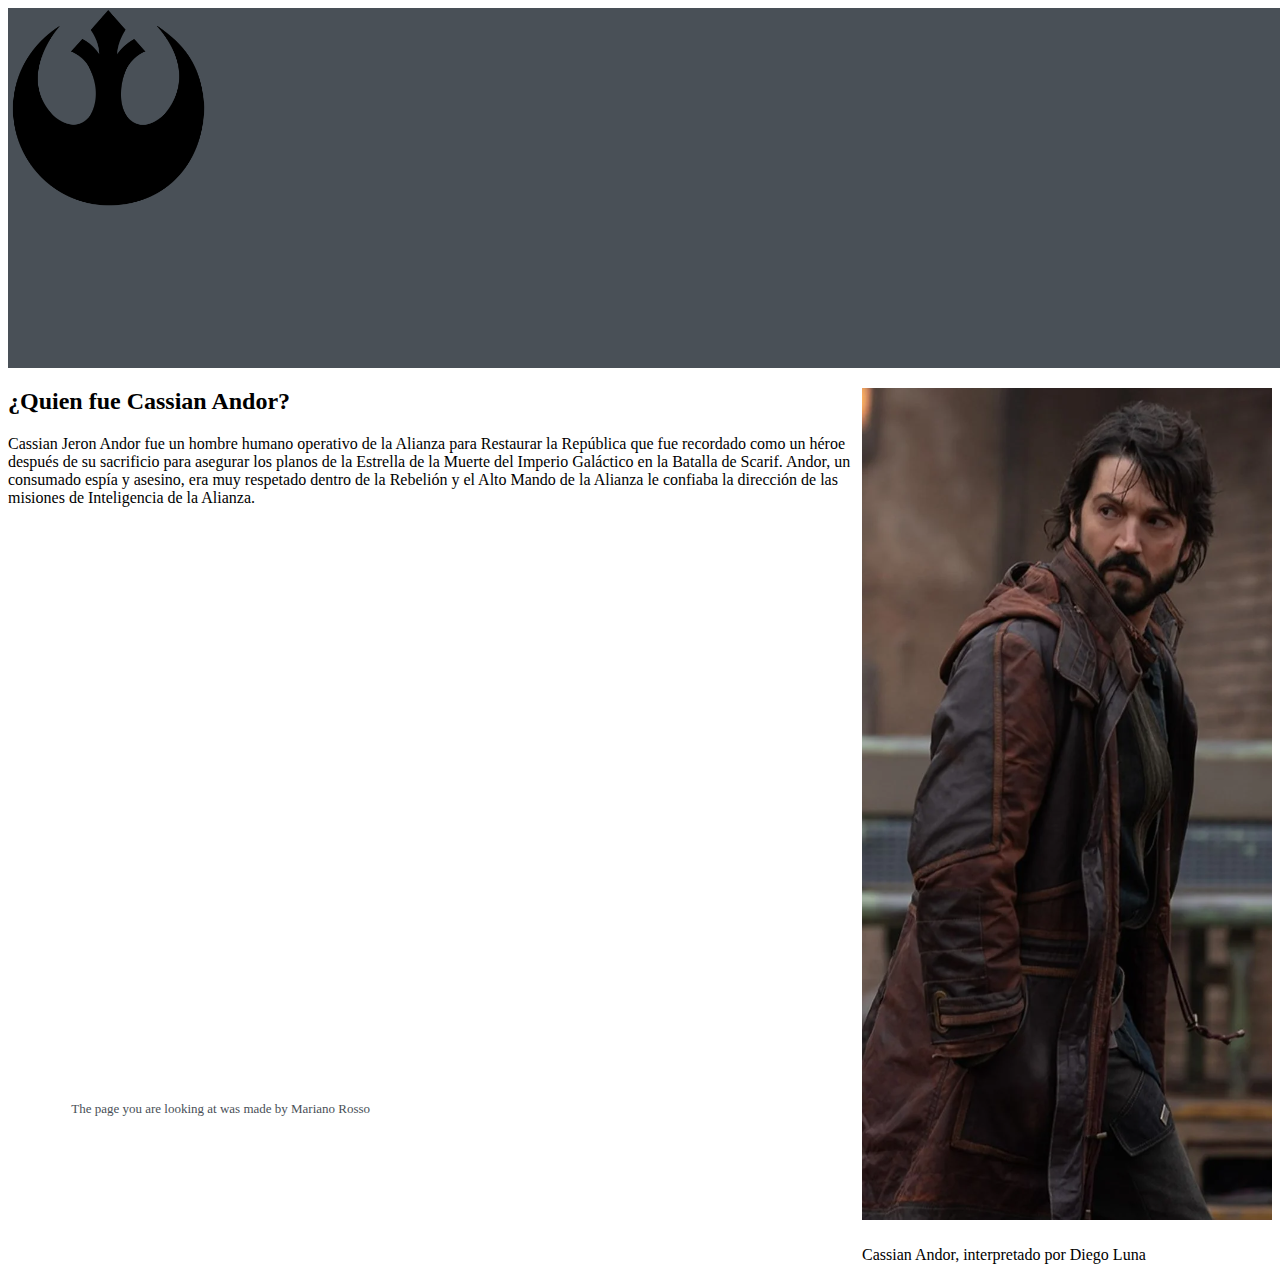
<file: index.html>
<!DOCTYPE html>

<html lang="es">
    
    <head>
        <meta charset="UTF-8">
        <meta name="viewport" content="width=device-width"> 
        <title>Cassian Andor</title>
        <link rel="stylesheet" href="index.css">
    </head>

    <body>
        <header>
                <img src="images/Rebel-Logo.png" width="200vw" height="200vh">
        </header>
                
        <main>
            <section>

                <h2>¿Quien fue Cassian Andor?</h2>
    
                <p>Cassian Jeron Andor fue un hombre humano operativo de la Alianza para Restaurar la República que fue recordado como un héroe después de su sacrificio para asegurar los planos de la Estrella de la Muerte del Imperio Galáctico en la Batalla de Scarif. Andor, un consumado espía y asesino, era muy respetado dentro de la Rebelión y el Alto Mando de la Alianza le confiaba la dirección de las misiones de Inteligencia de la Alianza.</p>
    
            </section>

            <section>

                <h2><img src="images/Cassian-Andor.png"></h2>
    
                <p>Cassian Andor, interpretado por Diego Luna</p>
    
            </section>
            
            
        </main>
        
        <footer>
            <p>The page you are looking at was made by Mariano Rosso</p>
        </footer>
        
    </body>
</html>
</file>
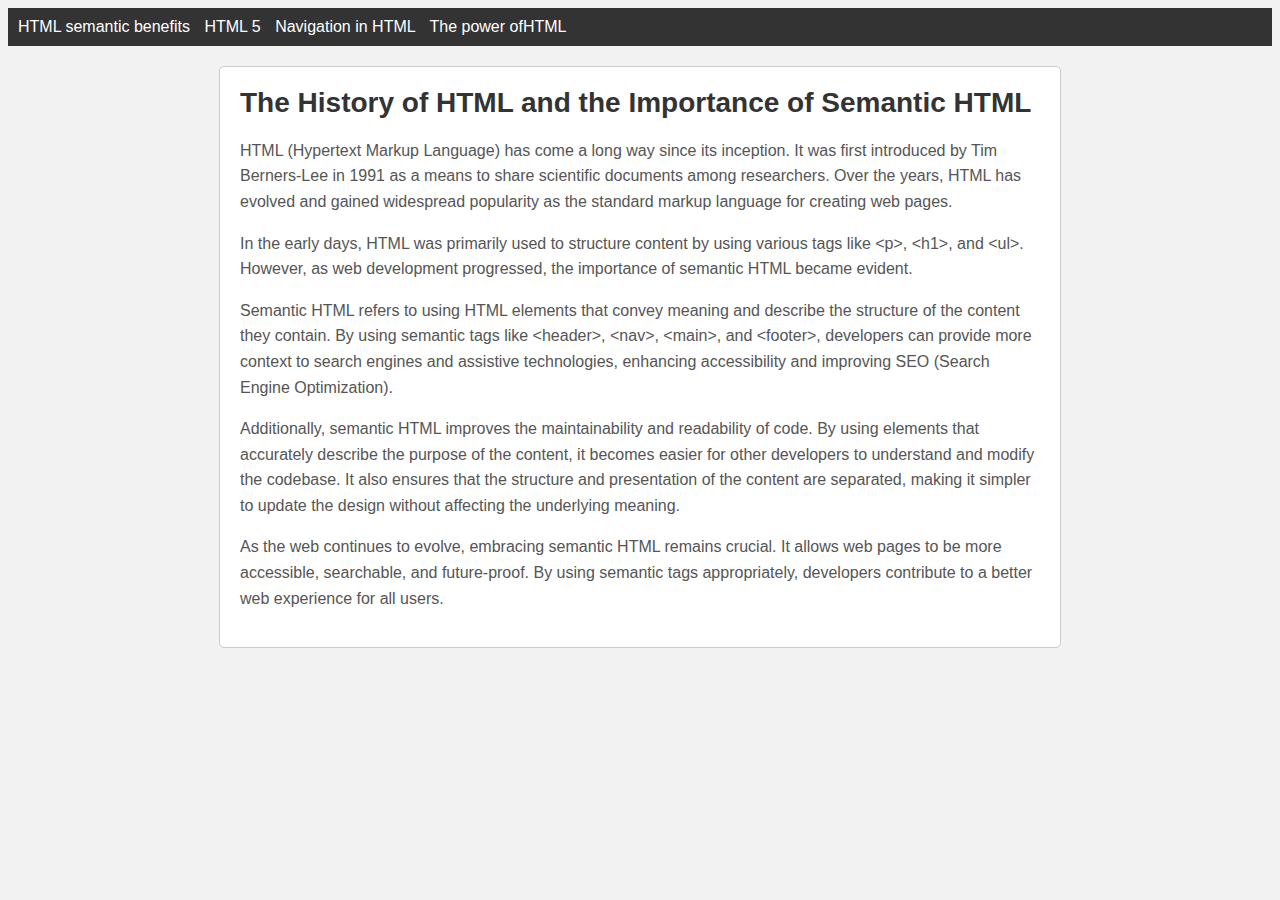
<file: lesson/html/index.html>
<!DOCTYPE html PUBLIC "-//W3C//DTD HTML 4.01//EN">
<html>
  <head>
    <title>History of HTML and the Importance of Semantic HTML</title>
  </head>
  <body style="background-color: #f2f2f2; font-family: Arial, sans-serif">
    <div style="background-color: #333; padding: 10px; margin-bottom: 20px">
      <ul style="list-style-type: none; margin: 0; padding: 0">
        <li style="display: inline; margin-right: 10px">
          <a
            href="benefits-semantic.html"
            style="color: #fff; text-decoration: none"
            >HTML semantic benefits</a
          >
        </li>
        <li style="display: inline; margin-right: 10px">
          <a href="html5.html" style="color: #fff; text-decoration: none"
            >HTML 5</a
          >
        </li>
        <li style="display: inline; margin-right: 10px">
          <a href="nested/index.html" style="color: #fff; text-decoration: none"
            >Navigation in HTML</a
          >
        </li>
        <li style="display: inline; margin-right: 10px">
          <a href="html-power.html" style="color: #fff; text-decoration: none"
            >The power ofHTML</a
          >
        </li>
      </ul>
    </div>
    <div
      style="
        background-color: #fff;
        border: 1px solid #ccc;
        border-radius: 5px;
        padding: 20px;
        margin: 0 auto;
        max-width: 800px;
      "
    >
      <h1 style="font-size: 28px; color: #333; margin-top: 0">
        The History of HTML and the Importance of Semantic HTML
      </h1>
      <p style="font-size: 16px; line-height: 1.6; color: #555">
        HTML (Hypertext Markup Language) has come a long way since its
        inception. It was first introduced by Tim Berners-Lee in 1991 as a means
        to share scientific documents among researchers. Over the years, HTML
        has evolved and gained widespread popularity as the standard markup
        language for creating web pages.
      </p>
      <p style="font-size: 16px; line-height: 1.6; color: #555">
        In the early days, HTML was primarily used to structure content by using
        various tags like &lt;p&gt;, &lt;h1&gt;, and &lt;ul&gt;. However, as web
        development progressed, the importance of semantic HTML became evident.
      </p>
      <p style="font-size: 16px; line-height: 1.6; color: #555">
        Semantic HTML refers to using HTML elements that convey meaning and
        describe the structure of the content they contain. By using semantic
        tags like &lt;header&gt;, &lt;nav&gt;, &lt;main&gt;, and &lt;footer&gt;,
        developers can provide more context to search engines and assistive
        technologies, enhancing accessibility and improving SEO (Search Engine
        Optimization).
      </p>
      <p style="font-size: 16px; line-height: 1.6; color: #555">
        Additionally, semantic HTML improves the maintainability and readability
        of code. By using elements that accurately describe the purpose of the
        content, it becomes easier for other developers to understand and modify
        the codebase. It also ensures that the structure and presentation of the
        content are separated, making it simpler to update the design without
        affecting the underlying meaning.
      </p>
      <p style="font-size: 16px; line-height: 1.6; color: #555">
        As the web continues to evolve, embracing semantic HTML remains crucial.
        It allows web pages to be more accessible, searchable, and future-proof.
        By using semantic tags appropriately, developers contribute to a better
        web experience for all users.
      </p>
    </div>
  </body>
</html>
</file>
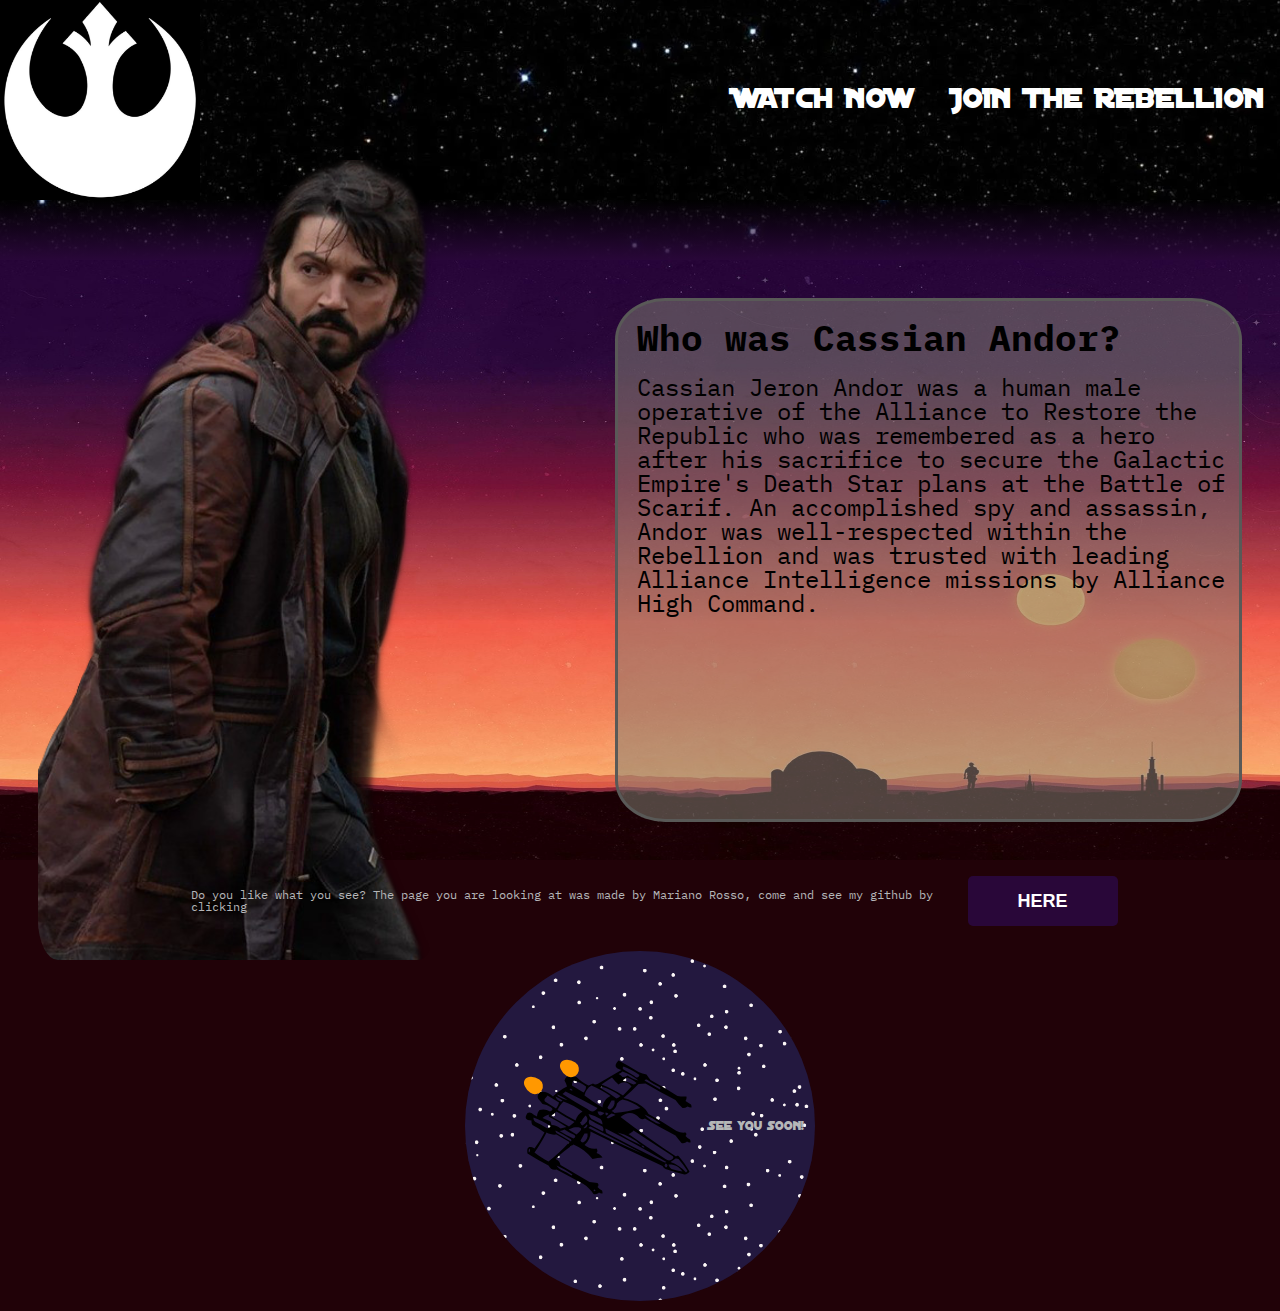
<file: Mariano Rosso/html/index.html>
<!DOCTYPE html>

<html lang="es">
  <head>
    <meta charset="UTF-8" />
    <meta name="viewport" content="width=device-width" />
    <title>Cassian Andor</title>
    <link rel="icon" href="images/Rebel-Logo-Black.png" />
    <link rel="stylesheet" href="reset.css" />
    <link rel="stylesheet" href="index.css" />
    <link
      href="https://fonts.googleapis.com/css2?family=IBM+Plex+Mono&family=Inter&display=swap"
      rel="stylesheet"
    />
  </head>

  <body>
    <header>
      <img src="images/Rebel-Logo.jpg" alt="Rebel alliance logo" />
      <nav>
        <ul>
          <li>
            <a href="https://www.youtube.com/watch?v=j5UX1Adanis">Watch Now</a>
          </li>
          <li>
            <a href="https://www.starwars.com/databank/rebel-alliance"
              >Join The Rebellion</a
            >
          </li>
        </ul>
      </nav>
    </header>

    <div class="divider"></div>

    <main>
      <section class="img-Section">
        <img src="images/Cassian-Andor-2.PNG" alt="Cassian Andor" />
      </section>
      <section class="desc-Section">
        <h2>Who was Cassian Andor?</h2>

        <p>
          Cassian Jeron Andor was a human male operative of the Alliance to
          Restore the Republic who was remembered as a hero after his sacrifice
          to secure the Galactic Empire's Death Star plans at the Battle of
          Scarif. An accomplished spy and assassin, Andor was well-respected
          within the Rebellion and was trusted with leading Alliance
          Intelligence missions by Alliance High Command.
        </p>
      </section>
    </main>

    <footer>
      <section>
        <p id="dataText">
          Do you like what you see? The page you are looking at was made by
          Mariano Rosso, come and see my github by clicking
        </p>
        <form action="https://github.com/Nano26?tab=repositories">
          <input type="submit" value="HERE" id="linkButton" />
        </form>
      </section>
      <div class="container">
        <div class="cover">
          <div class="shootingStars">
            <div class="propulsion2__fire"></div>
            <div class="propulsion1__fire"></div>
            <img
              class="x-wing"
              src="images/x-wing.svg"
              alt="x-wing flying the skies"
            />
            <p style="font-family: DistantGalaxy;">See you soon!</p>
          </div>
        </div>
      </div>
    </footer>
  </body>
</html>
</file>
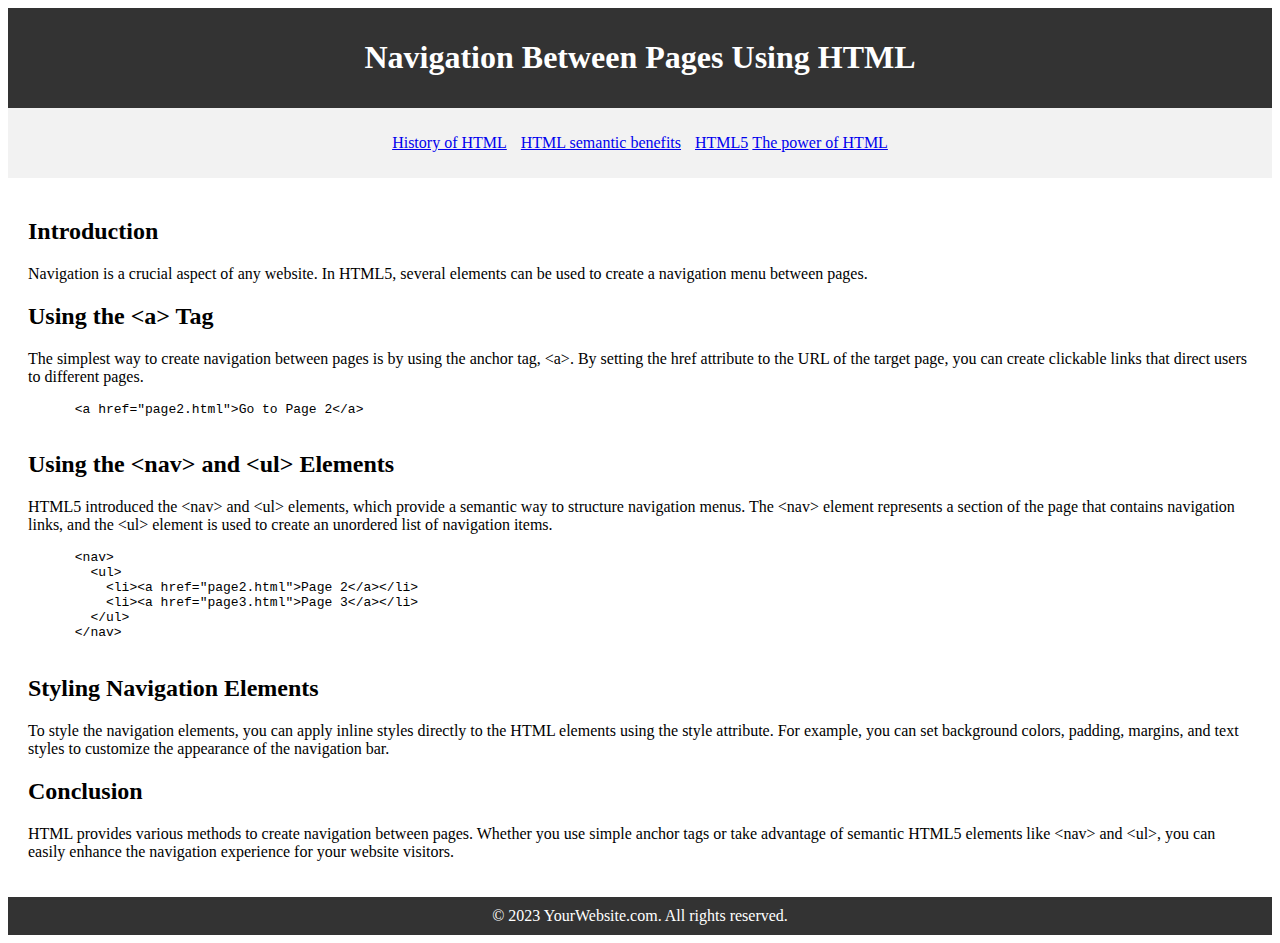
<file: lesson/html/nested/index.html>
<!DOCTYPE html>
<html lang="en">
  <head>
    <meta charset="UTF-8" />
    <meta name="viewport" content="width=device-width, initial-scale=1.0" />
    <title>Navigation Between Pages Using HTML</title>
  </head>
  <body>
    <header style="background-color: #333; color: #fff; padding: 10px">
      <h1 style="text-align: center">Navigation Between Pages Using HTML</h1>
    </header>

    <nav style="background-color: #f2f2f2; padding: 10px">
      <ul style="list-style-type: none; padding: 0; text-align: center">
        <li style="display: inline-block; margin-right: 10px">
          <a href="../index.html">History of HTML</a>
        </li>
        <li style="display: inline-block; margin-right: 10px">
          <a href="../benefits-semantic.html">HTML semantic benefits</a>
        </li>
        <li style="display: inline-block">
          <a href="../html5.html">HTML5</a>
        </li>
        <li style="display: inline-block">
          <a href="../html-power.html">The power of HTML</a>
        </li>
      </ul>
    </nav>

    <main style="padding: 20px">
      <h2>Introduction</h2>
      <p>
        Navigation is a crucial aspect of any website. In HTML5, several
        elements can be used to create a navigation menu between pages.
      </p>

      <h2>Using the &lt;a&gt; Tag</h2>
      <p>
        The simplest way to create navigation between pages is by using the
        anchor tag, &lt;a&gt;. By setting the href attribute to the URL of the
        target page, you can create clickable links that direct users to
        different pages.
      </p>
      <pre>
      &lt;a href="page2.html"&gt;Go to Page 2&lt;/a&gt;
    </pre
      >

      <h2>Using the &lt;nav&gt; and &lt;ul&gt; Elements</h2>
      <p>
        HTML5 introduced the &lt;nav&gt; and &lt;ul&gt; elements, which provide
        a semantic way to structure navigation menus. The &lt;nav&gt; element
        represents a section of the page that contains navigation links, and the
        &lt;ul&gt; element is used to create an unordered list of navigation
        items.
      </p>
      <pre>
      &lt;nav&gt;
        &lt;ul&gt;
          &lt;li&gt;&lt;a href="page2.html"&gt;Page 2&lt;/a&gt;&lt;/li&gt;
          &lt;li&gt;&lt;a href="page3.html"&gt;Page 3&lt;/a&gt;&lt;/li&gt;
        &lt;/ul&gt;
      &lt;/nav&gt;
    </pre
      >

      <h2>Styling Navigation Elements</h2>
      <p>
        To style the navigation elements, you can apply inline styles directly
        to the HTML elements using the style attribute. For example, you can set
        background colors, padding, margins, and text styles to customize the
        appearance of the navigation bar.
      </p>

      <h2>Conclusion</h2>
      <p>
        HTML provides various methods to create navigation between pages.
        Whether you use simple anchor tags or take advantage of semantic HTML5
        elements like &lt;nav&gt; and &lt;ul&gt;, you can easily enhance the
        navigation experience for your website visitors.
      </p>
    </main>

    <footer
      style="
        background-color: #333;
        color: #fff;
        padding: 10px;
        text-align: center;
      "
    >
      &copy; 2023 YourWebsite.com. All rights reserved.
    </footer>
  </body>
</html>
</file>
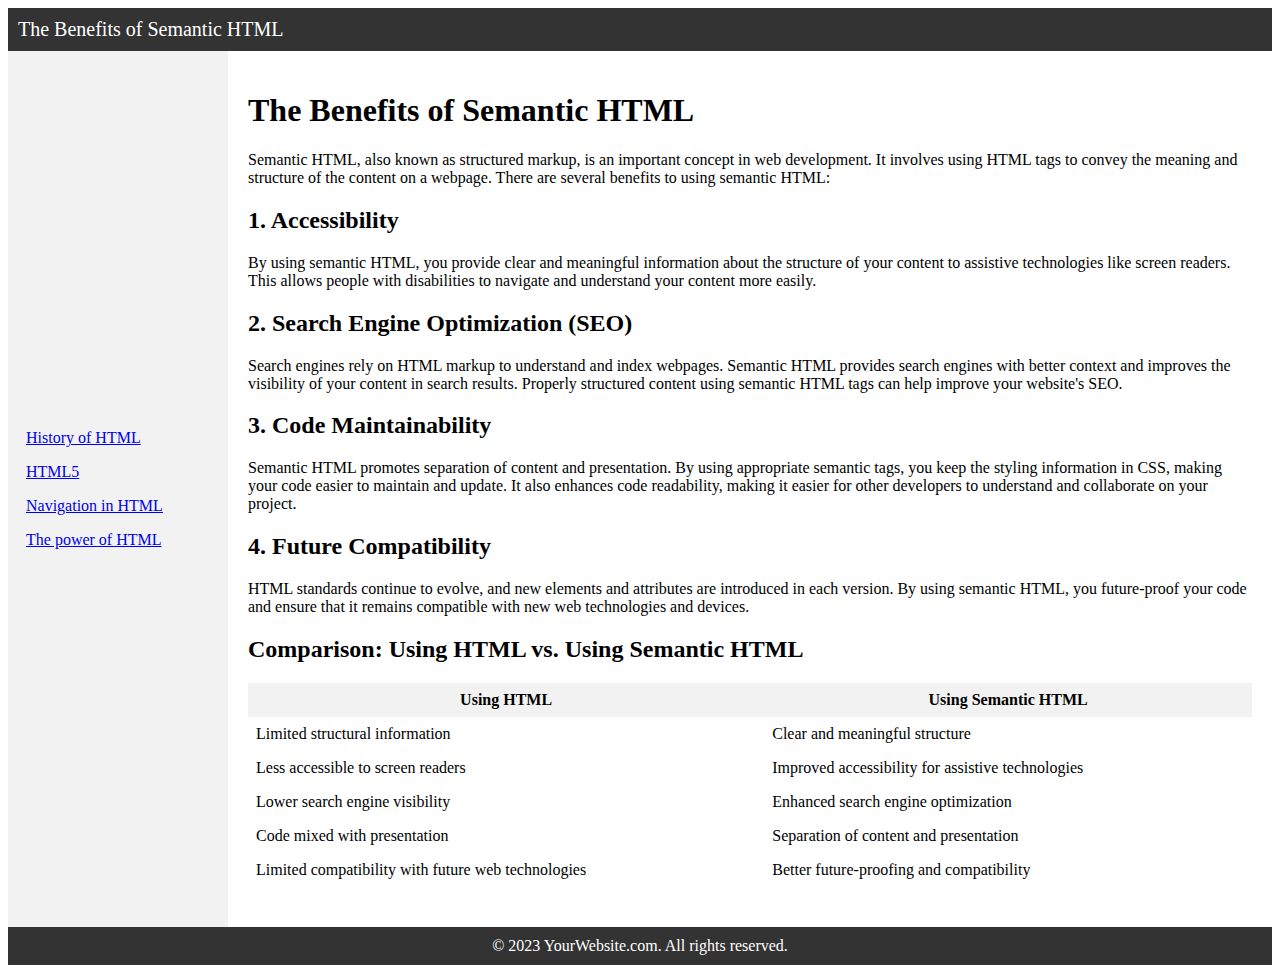
<file: lesson/html/benefits-semantic.html>
<!DOCTYPE html PUBLIC "-//W3C//DTD HTML 4.01//EN">
<html>
  <head>
    <title>The Benefits of Semantic HTML</title>
  </head>
  <body>
    <table style="width: 100%; border-collapse: collapse">
      <tr>
        <td
          colspan="2"
          style="
            background-color: #333;
            color: #fff;
            padding: 10px;
            font-size: 20px;
          "
        >
          The Benefits of Semantic HTML
        </td>
      </tr>
      <tr>
        <td style="width: 200px; background-color: #f2f2f2; padding: 10px">
          <ul style="list-style-type: none; padding: 0">
            <li style="padding: 8px"><a href="index.html">History of HTML</a></li>
            <li style="padding: 8px"><a href="html5.html">HTML5</a></li>
            <li style="padding: 8px"><a href="nested/index.html">Navigation in HTML</a></li>
            <li style="padding: 8px"><a href="html-power.html">The power of HTML</a></li>
          </ul>
        </td>
        <td style="padding: 20px">
          <h1>The Benefits of Semantic HTML</h1>
          <p>
            Semantic HTML, also known as structured markup, is an important
            concept in web development. It involves using HTML tags to convey
            the meaning and structure of the content on a webpage. There are
            several benefits to using semantic HTML:
          </p>
          <h2>1. Accessibility</h2>
          <p>
            By using semantic HTML, you provide clear and meaningful information
            about the structure of your content to assistive technologies like
            screen readers. This allows people with disabilities to navigate and
            understand your content more easily.
          </p>
          <h2>2. Search Engine Optimization (SEO)</h2>
          <p>
            Search engines rely on HTML markup to understand and index webpages.
            Semantic HTML provides search engines with better context and
            improves the visibility of your content in search results. Properly
            structured content using semantic HTML tags can help improve your
            website's SEO.
          </p>
          <h2>3. Code Maintainability</h2>
          <p>
            Semantic HTML promotes separation of content and presentation. By
            using appropriate semantic tags, you keep the styling information in
            CSS, making your code easier to maintain and update. It also
            enhances code readability, making it easier for other developers to
            understand and collaborate on your project.
          </p>
          <h2>4. Future Compatibility</h2>
          <p>
            HTML standards continue to evolve, and new elements and attributes
            are introduced in each version. By using semantic HTML, you
            future-proof your code and ensure that it remains compatible with
            new web technologies and devices.
          </p>
          <h2>Comparison: Using HTML vs. Using Semantic HTML</h2>
          <table
            style="border-collapse: collapse; width: 100%; margin-bottom: 20px"
          >
            <tr style="background-color: #f2f2f2">
              <th style="padding: 8px">Using HTML</th>
              <th style="padding: 8px">Using Semantic HTML</th>
            </tr>
            <tr>
              <td style="padding: 8px">Limited structural information</td>
              <td style="padding: 8px">Clear and meaningful structure</td>
            </tr>
            <tr>
              <td style="padding: 8px">Less accessible to screen readers</td>
              <td style="padding: 8px">
                Improved accessibility for assistive technologies
              </td>
            </tr>
            <tr>
              <td style="padding: 8px">Lower search engine visibility</td>
              <td style="padding: 8px">Enhanced search engine optimization</td>
            </tr>
            <tr>
              <td style="padding: 8px">Code mixed with presentation</td>
              <td style="padding: 8px">
                Separation of content and presentation
              </td>
            </tr>
            <tr>
              <td style="padding: 8px">
                Limited compatibility with future web technologies
              </td>
              <td style="padding: 8px">
                Better future-proofing and compatibility
              </td>
            </tr>
          </table>
        </td>
      </tr>
      <tr>
        <td
          colspan="2"
          style="
            background-color: #333;
            color: #fff;
            padding: 10px;
            text-align: center;
          "
        >
          &copy; 2023 YourWebsite.com. All rights reserved.
        </td>
      </tr>
    </table>
  </body>
</html>
</file>
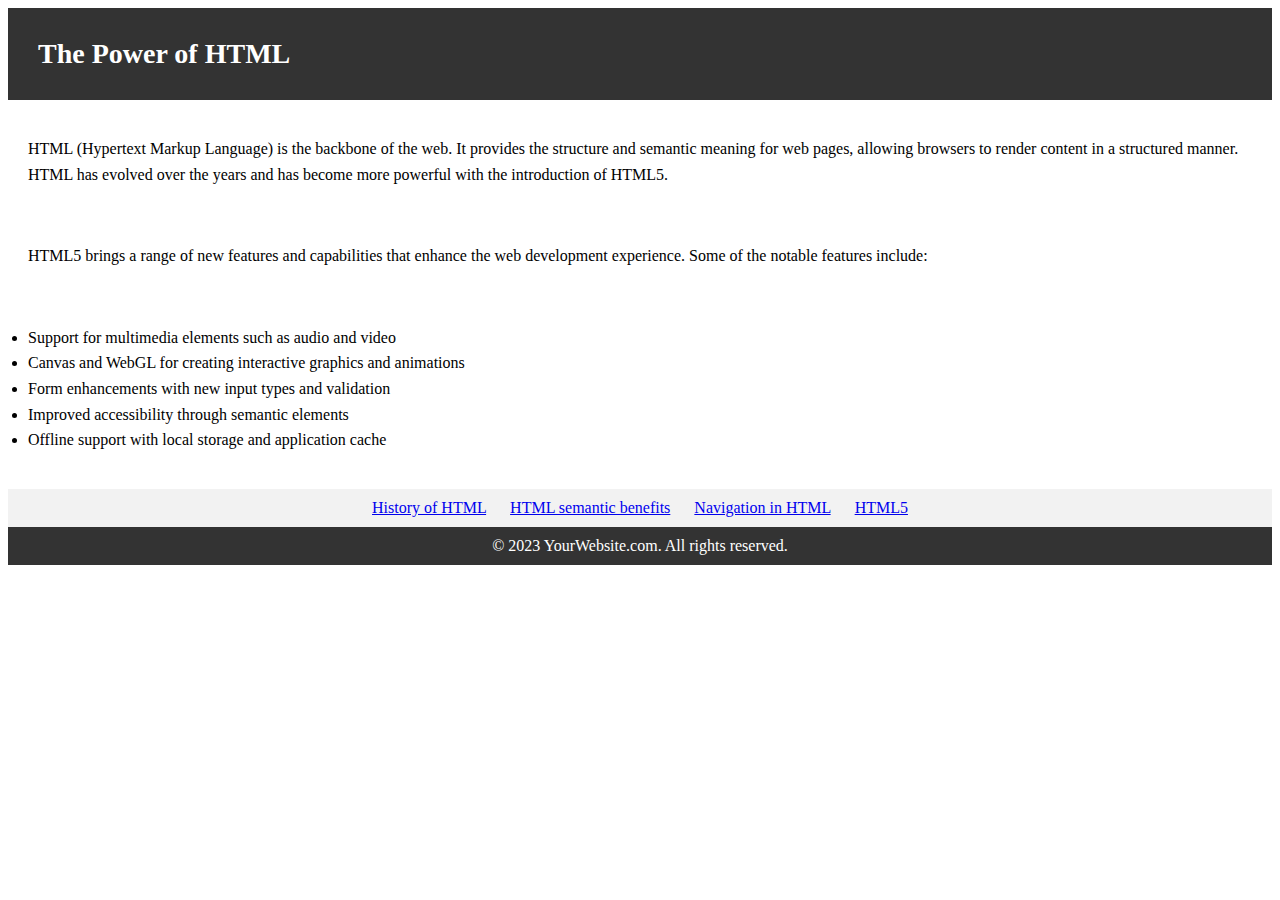
<file: lesson/html/html-power.html>
<!DOCTYPE html>
<html lang="en">
  <head>
    <!-- Set the character encoding to UTF-8 to ensure proper rendering of text and special characters -->
    <meta charset="UTF-8" />
    <!-- The viewport meta tag ensures proper rendering and scaling on different devices -->
    <meta name="viewport" content="width=device-width, initial-scale=1.0" />
    <meta
      name="description"
      content="Discover the power of HTML and its impact on web development."
    />
    <!-- Meta tag for Open Graph (Facebook) -->
    <meta property="og:title" content="The Power of HTML" />
    <meta
      property="og:description"
      content="Discover the power of HTML and its impact on web development."
    />
    <meta property="og:image" content="/assets/html5-logo.png" />

    <!-- Meta tag for Twitter Card -->
    <meta name="twitter:card" content="summary_large_image" />
    <meta name="twitter:title" content="The Power of HTML" />
    <meta
      name="twitter:description"
      content="Discover the power of HTML and its impact on web development."
    />
    <meta name="twitter:image" content="/assets/html5-logo.png" />
    <link rel="icon" href="/assets/html5-logo.png" type="image/icon type" />
    <title>The Power of HTML</title>
  </head>
  <body>
    <header
      role="banner"
      style="background-color: #333; color: #fff; padding: 10px"
    >
      <h1 style="font-size: 28px; margin: 0; padding: 20px">
        The Power of HTML
      </h1>
    </header>
    <main role="main">
      <p style="font-size: 16px; line-height: 1.6; padding: 20px">
        HTML (Hypertext Markup Language) is the backbone of the web. It provides
        the structure and semantic meaning for web pages, allowing browsers to
        render content in a structured manner. HTML has evolved over the years
        and has become more powerful with the introduction of HTML5.
      </p>

      <p style="font-size: 16px; line-height: 1.6; padding: 20px">
        HTML5 brings a range of new features and capabilities that enhance the
        web development experience. Some of the notable features include:
      </p>

      <ul style="font-size: 16px; line-height: 1.6; padding: 20px">
        <li>Support for multimedia elements such as audio and video</li>
        <li>
          Canvas and WebGL for creating interactive graphics and animations
        </li>
        <li>Form enhancements with new input types and validation</li>
        <li>Improved accessibility through semantic elements</li>
        <li>Offline support with local storage and application cache</li>
      </ul>
    </main>

    <nav role="navigation" style="background-color: #f2f2f2; padding: 10px">
      <ul
        style="list-style-type: none; padding: 0; margin: 0; text-align: center"
      >
        <li style="display: inline; padding: 10px">
          <a href="index.html">History of HTML</a>
        </li>
        <li style="display: inline; padding: 10px">
          <a href="benefits-semantic.html">HTML semantic benefits</a>
        </li>
        <li style="display: inline; padding: 10px">
          <a href="nested/index.html">Navigation in HTML</a>
        </li>
        <li style="display: inline; padding: 10px">
          <a href="html5.html">HTML5</a>
        </li>
      </ul>
    </nav>

    <footer
      role="contentinfo"
      style="
        background-color: #333;
        color: #fff;
        padding: 10px;
        text-align: center;
      "
    >
      &copy; 2023 YourWebsite.com. All rights reserved.
    </footer>
  </body>
</html>
</file>
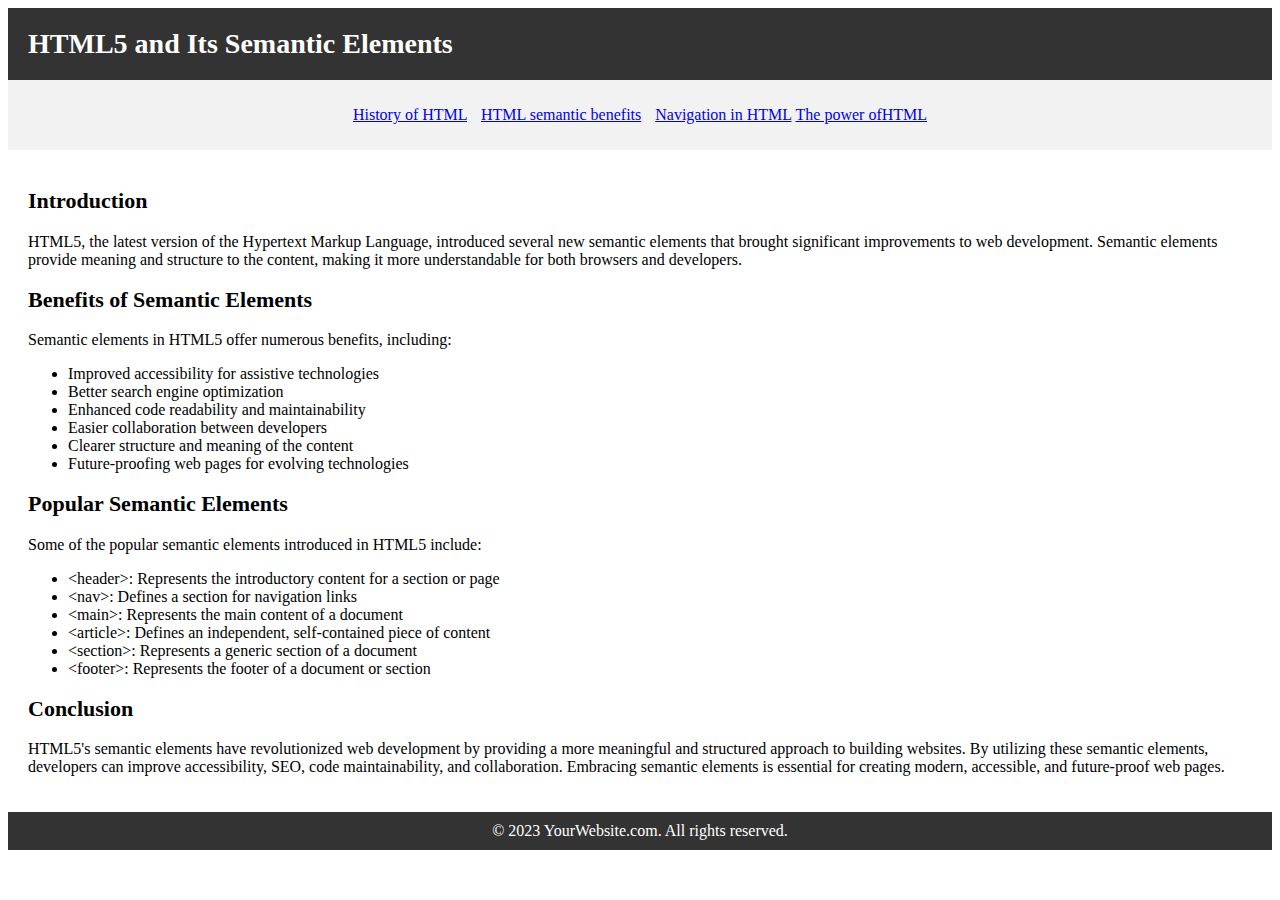
<file: lesson/html/html5.html>
<!DOCTYPE html>
<html>
  <head>
    <title>HTML5 and Its Semantic Elements</title>
  </head>
  <body>
    <header style="background-color: #333; color: #fff; padding: 20px">
      <h1 style="font-size: 28px; margin: 0">
        HTML5 and Its Semantic Elements
      </h1>
    </header>

    <nav style="background-color: #f2f2f2; padding: 10px">
      <ul style="list-style-type: none; padding: 0; text-align: center">
        <li style="display: inline; margin-right: 10px">
          <a href="index.html">History of HTML</a>
        </li>
        <li style="display: inline; margin-right: 10px">
          <a href="benefits-semantic.html">HTML semantic benefits</a>
        </li>
        <li style="display: inline">
          <a href="nested/index.html">Navigation in HTML</a>
        </li>
        <li style="display: inline">
          <a href="html-power.html">The power ofHTML</a>
        </li>
      </ul>
    </nav>

    <article style="padding: 20px">
      <h2 style="font-size: 22px">Introduction</h2>
      <p style="font-size: 16px">
        HTML5, the latest version of the Hypertext Markup Language, introduced
        several new semantic elements that brought significant improvements to
        web development. Semantic elements provide meaning and structure to the
        content, making it more understandable for both browsers and developers.
      </p>

      <h2 style="font-size: 22px">Benefits of Semantic Elements</h2>
      <p style="font-size: 16px">
        Semantic elements in HTML5 offer numerous benefits, including:
      </p>
      <ul style="font-size: 16px">
        <li>Improved accessibility for assistive technologies</li>
        <li>Better search engine optimization</li>
        <li>Enhanced code readability and maintainability</li>
        <li>Easier collaboration between developers</li>
        <li>Clearer structure and meaning of the content</li>
        <li>Future-proofing web pages for evolving technologies</li>
      </ul>

      <h2 style="font-size: 22px">Popular Semantic Elements</h2>
      <p style="font-size: 16px">
        Some of the popular semantic elements introduced in HTML5 include:
      </p>
      <ul style="font-size: 16px">
        <li>
          &lt;header&gt;: Represents the introductory content for a section or
          page
        </li>
        <li>&lt;nav&gt;: Defines a section for navigation links</li>
        <li>&lt;main&gt;: Represents the main content of a document</li>
        <li>
          &lt;article&gt;: Defines an independent, self-contained piece of
          content
        </li>
        <li>&lt;section&gt;: Represents a generic section of a document</li>
        <li>&lt;footer&gt;: Represents the footer of a document or section</li>
      </ul>

      <h2 style="font-size: 22px">Conclusion</h2>
      <p style="font-size: 16px">
        HTML5's semantic elements have revolutionized web development by
        providing a more meaningful and structured approach to building
        websites. By utilizing these semantic elements, developers can improve
        accessibility, SEO, code maintainability, and collaboration. Embracing
        semantic elements is essential for creating modern, accessible, and
        future-proof web pages.
      </p>
    </article>

    <footer
      style="
        background-color: #333;
        color: #fff;
        padding: 10px;
        text-align: center;
      "
    >
      &copy; 2023 YourWebsite.com. All rights reserved.
    </footer>
  </body>
</html>
</file>
<file: index.css>
.box{
    width: 940px;
    position: relative;
    margin: 0 auto;
}

header {
    height: 40vh;
    width: 100vw;
    background-color: #495057;
}

main {
    display: flex;
    justify-content: space-around;
    max-height: 80vh;
  }

footer {
    display: flex;
    font-size: 13px;
    color: #495057;
    margin-left: 5%;
  }
</file>
<file: Mariano Rosso/html/index.css>
@font-face {
  font-family: "DistantGalaxy";
  src: url("fonts/DISTGRG_-webfont.woff") format("woff"),
    /* Chrome 6+, Firefox 3.6+, IE 9+, Safari 5.1+ */
      url("fonts/DISTGRG_-webfont.ttf") format("truetype"); /* Chrome 4+, Firefox 3.5, Opera 10+, Safari 3—5 */
}

@font-face {
  font-family: "Aurebesh";
  src: url("fonts/Aurebesh.ttf") format("truetype");
}

header {
  height: 200px;
  background-image: url("images/Stars.png");
  display: flex;
  justify-content: space-between;
  align-items: center;
}

header img {
  height: 200px;
}

nav li {
  display: inline;
  margin: 0 15px;
}

nav a {
  text-transform: uppercase;
  text-decoration: none;
  font-family: DistantGalaxy;
  font-size: 30px;
  color: white;
}

nav a:hover {
  color: #ffe81f;
}

.divider {
  background: -webkit-linear-gradient(rgba(0, 0, 0, 0.1), rgba(41, 7, 57, 0.99)),
    url("images/Stars.png");
  height: 60px;
}

main {
  display: flex;
  justify-content: space-around;
  background-image: url("images/tatooine.jpg");
  background-size: 100% 100%;
  background-repeat: no-repeat;
  height: 600px;
  gap: 100px;
}

.desc-Section {
  margin: 3%;
  background: #84827584;
  border-radius: 8%;
  border: 3px solid rgb(89, 89, 87);
  width: 1600px;
  display: flex;
  flex-direction: column;
}

.desc-Section h2 {
  animation: fontTransitionH2 5s ease-in-out;
  font-family: "IBM Plex Mono", monospace;
  font-weight: bold;
  font-size: 36px;
  margin: 3%;
}

.desc-Section p {
  animation: fontTransitionP 7s ease-in-out;
  font-family: "IBM Plex Mono";
  font-size: 24px;
  margin-left: 3%;
}

@keyframes fontTransitionH2 {
  from {
    font: 36px "Aurebesh";
    line-height: 1;
  }
  50% {
    opacity: 0;
  }
  to {
    font: 36px bold "IBM Plex Mono";
    line-height: 1;
    opacity: 100%;
  }
}

@keyframes fontTransitionP {
  from {
    font: 26px "Aurebesh";
    line-height: 1;
  }
  50% {
    opacity: 0;
  }
  to {
    font: 24px "IBM Plex Mono";
    line-height: 1;
    opacity: 100%;
  }
}

#dataText {
  font-family: "IBM Plex Mono", monospace;
  font-size: 12px;
  margin: 3%;
}

.img-Section {
  margin: 3%;
  display: flex;
  flex-direction: column;
  justify-content: center;
  align-items: center;
}

.img-Section p {
  font-family: "IBM Plex Mono", monospace;
  font-size: 13px;
  background-color: #fbff0069;
}

.img-Section img {
  border-radius: 5%;
  height: 800px;
  width: 400px;
}

footer {
  display: flex;
  font-size: 13px;
  color: #b5b6b8;
  background: #210208;
  align-items: center;
  flex-direction: column;
}

#linkButton {
  height: 50px;
  width: 150px;
  padding: 15px 0;
  font-size: 18px;
  font-weight: bold;
  color: white;
  background: #290739;
  border: none;
  border-radius: 5px;
  transition: 1s all;
  cursor: pointer;
}

#linkButton:hover {
  background: darkorange;
  transform: scale(1.2);
}

footer section {
  display: flex;
  align-items: center;
}

.container {
  height: 350px;
  width: 350px;
  border-radius: 50%;
  margin: 10px;
}

.cover {
  background-color: rgba(36, 30, 78, 0.8);
  height: 350px;
  width: 350px;
  border-radius: 50%;
  bottom: 842px;
}

.x-wing {
  height: 200px;
}

.shootingStars {
  display: flex;
  background: url(images/ShootingStars.png);
  background-size: 350px 200px;
  background-repeat: repeat;
  height: 350px;
  width: 350px;
  bottom: 493px;
  border-radius: 50%;
  animation: shootingStars 5s linear backwards infinite;
  -webkit-animation: shootingStars 1600ms linear backwards infinite;
  justify-content: center;
  align-items: center;
}
@keyframes shootingStars {
  0% {
    background-position: 200px 200px;
  }
  20% {
    background-position: 160px 160px;
  }
  40% {
    background-position: 120px 120px;
  }
  60% {
    background-position: 80px 80px;
  }
  80% {
    background-position: 40px 40px;
  }
  100% {
    background-position: 0px 0px;
  }
}
@-webkit-keyframes shootingStars {
  0% {
    background-position: 200px 200px;
  }
  20% {
    background-position: 160px 160px;
  }
  40% {
    background-position: 120px 120px;
  }
  60% {
    background-position: 80px 80px;
  }
  80% {
    background-position: 40px 40px;
  }
  100% {
    background-position: 0px 0px;
  }
}
.propulsion1__fire {
  position: relative;
  top: -12%;
  left: 13%;
  rotate: 304deg;
  display: block;
  width: 16px;
  height: 20px;
  background-color: red;
  border-radius: 50% 50% 50% 50% / 60% 60% 40% 40%;
  background: #ff9800;
  transform: translate(-50%, -50%);
  animation: dance-fire2 3s infinite linear;
}

@keyframes dance-fire2 {
  90%,
  0%,
  7%,
  15%,
  23%,
  31%,
  39%,
  47%,
  55% {
    width: 19px;
    height: 30px;
    background: #ffc107;
  }
  94%,
  3%,
  11%,
  19%,
  27%,
  35%,
  43%,
  51%,
  58%,
  100% {
    width: 21px;
    height: 40px;
    background: #ff9800;
  }
}

.propulsion2__fire {
  position: relative;
  top: -17%;
  left: 28%;
  rotate: 304deg;
  display: block;
  width: 16px;
  height: 20px;
  background-color: red;
  border-radius: 50% 50% 50% 50% / 60% 60% 40% 40%;
  background: #ff9800;
  transform: translate(-50%, -50%);
  animation: dance-fire 3s infinite linear;
}

@keyframes dance-fire {
  90%,
  0%,
  7%,
  15%,
  23%,
  31%,
  39%,
  47%,
  55% {
    width: 21px;
    height: 40px;
    background: #ffc107;
  }
  94%,
  3%,
  11%,
  19%,
  27%,
  35%,
  43%,
  51%,
  58%,
  100% {
    width: 19px;
    height: 30px;
    background: #ff9800;
  }
}

@media screen and (max-width: 1000px) {
  main {
    flex-direction: column-reverse;
    align-items: center;
  }
  .desc-Section {
    width: 600px;
  }

  .img-Section {
    width: 400px;
  }

  #linkButton {
    width: 100px;
  }
}

@media screen and (max-width: 600px) {
  .desc-Section {
    width: 300px;
  }

  .img-Section {
    width: 300px;
  }

  .desc-Section h2 {
    font-size: 25px;
  }

  .desc-Section p {
    font-size: 20px;
    margin: 3%;
  }
}

@media screen and (max-width: 300px) {
  .img-Section {
    display: none;
  }

  .desc-Section {
    width: auto;
    border: none;
    background: none;
  }
  .desc-Section h2 {
    background-color: #84827584;
  }
  .desc-Section p {
    background-color: #84827584;
  }

  #linkButton {
    width: auto;
  }
}

@media screen and (max-width: 200px) {
  header img {
    display: none;
  }
}
</file>
